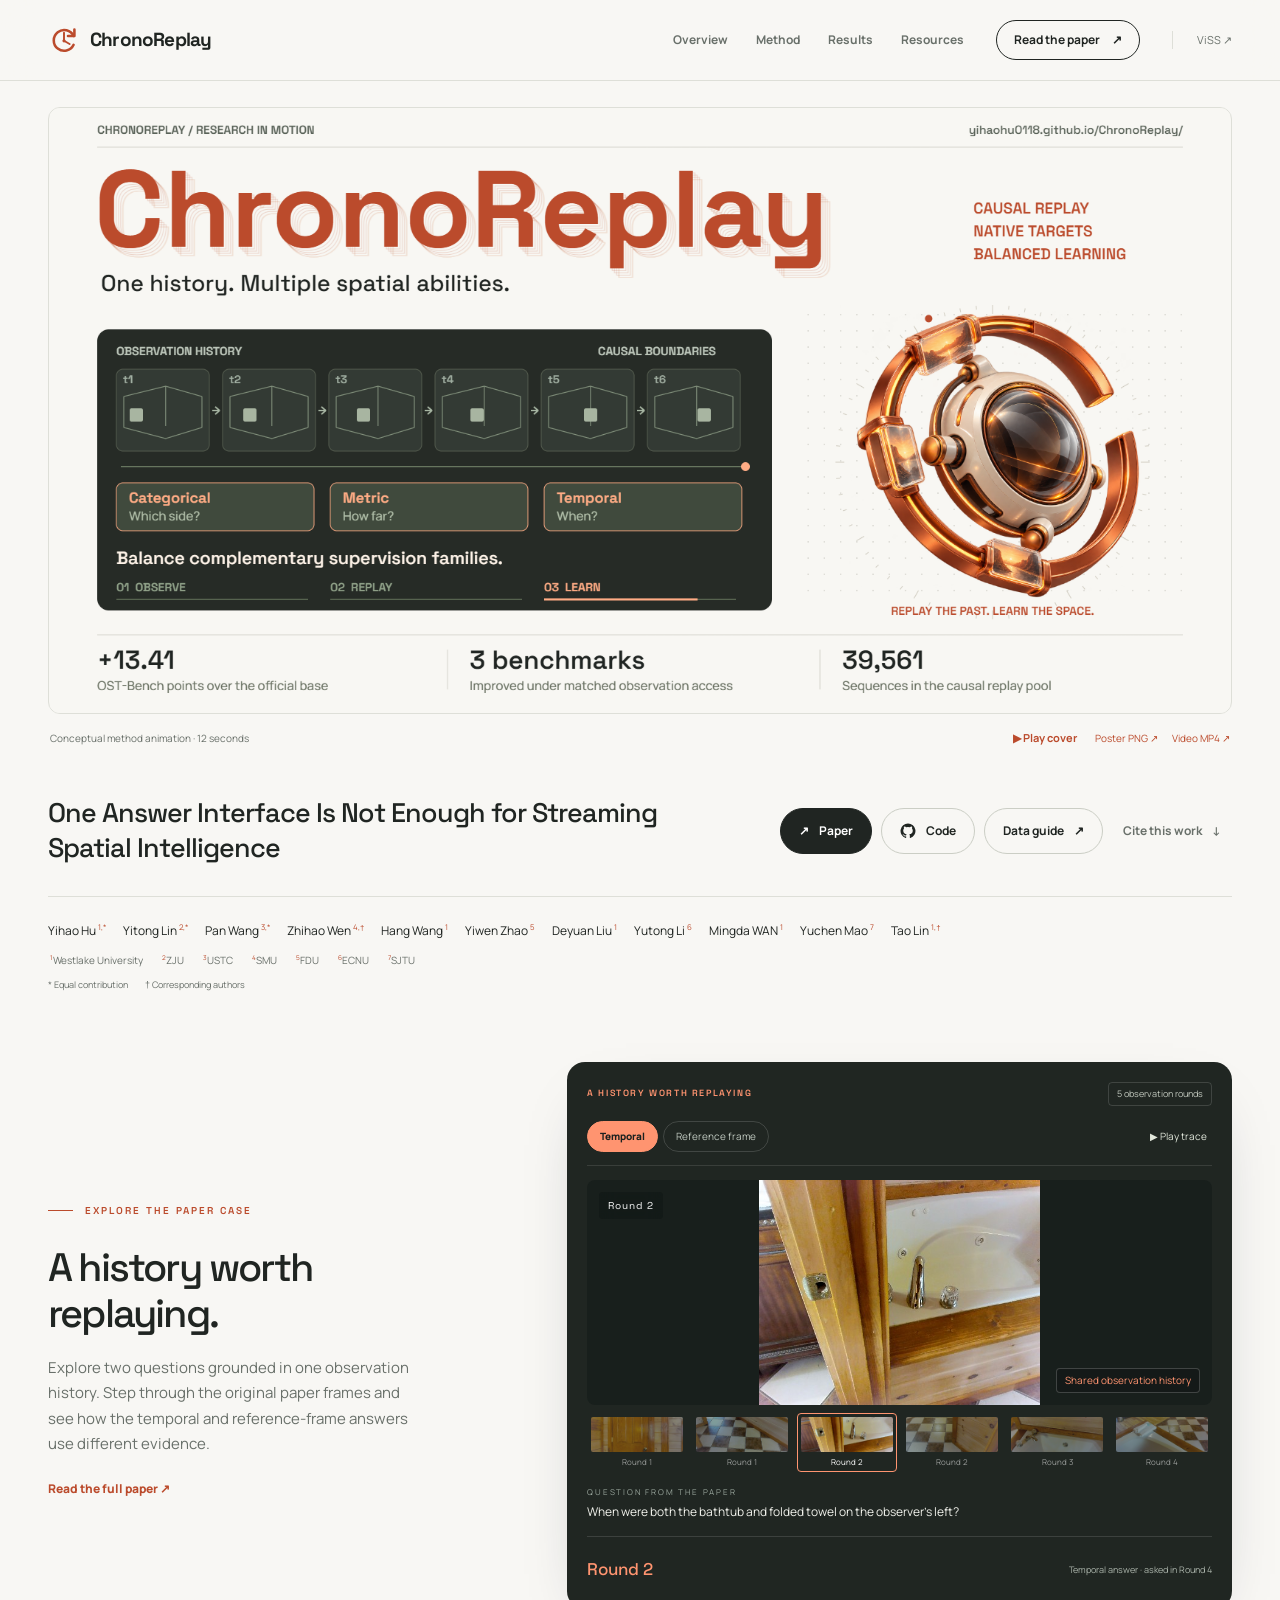
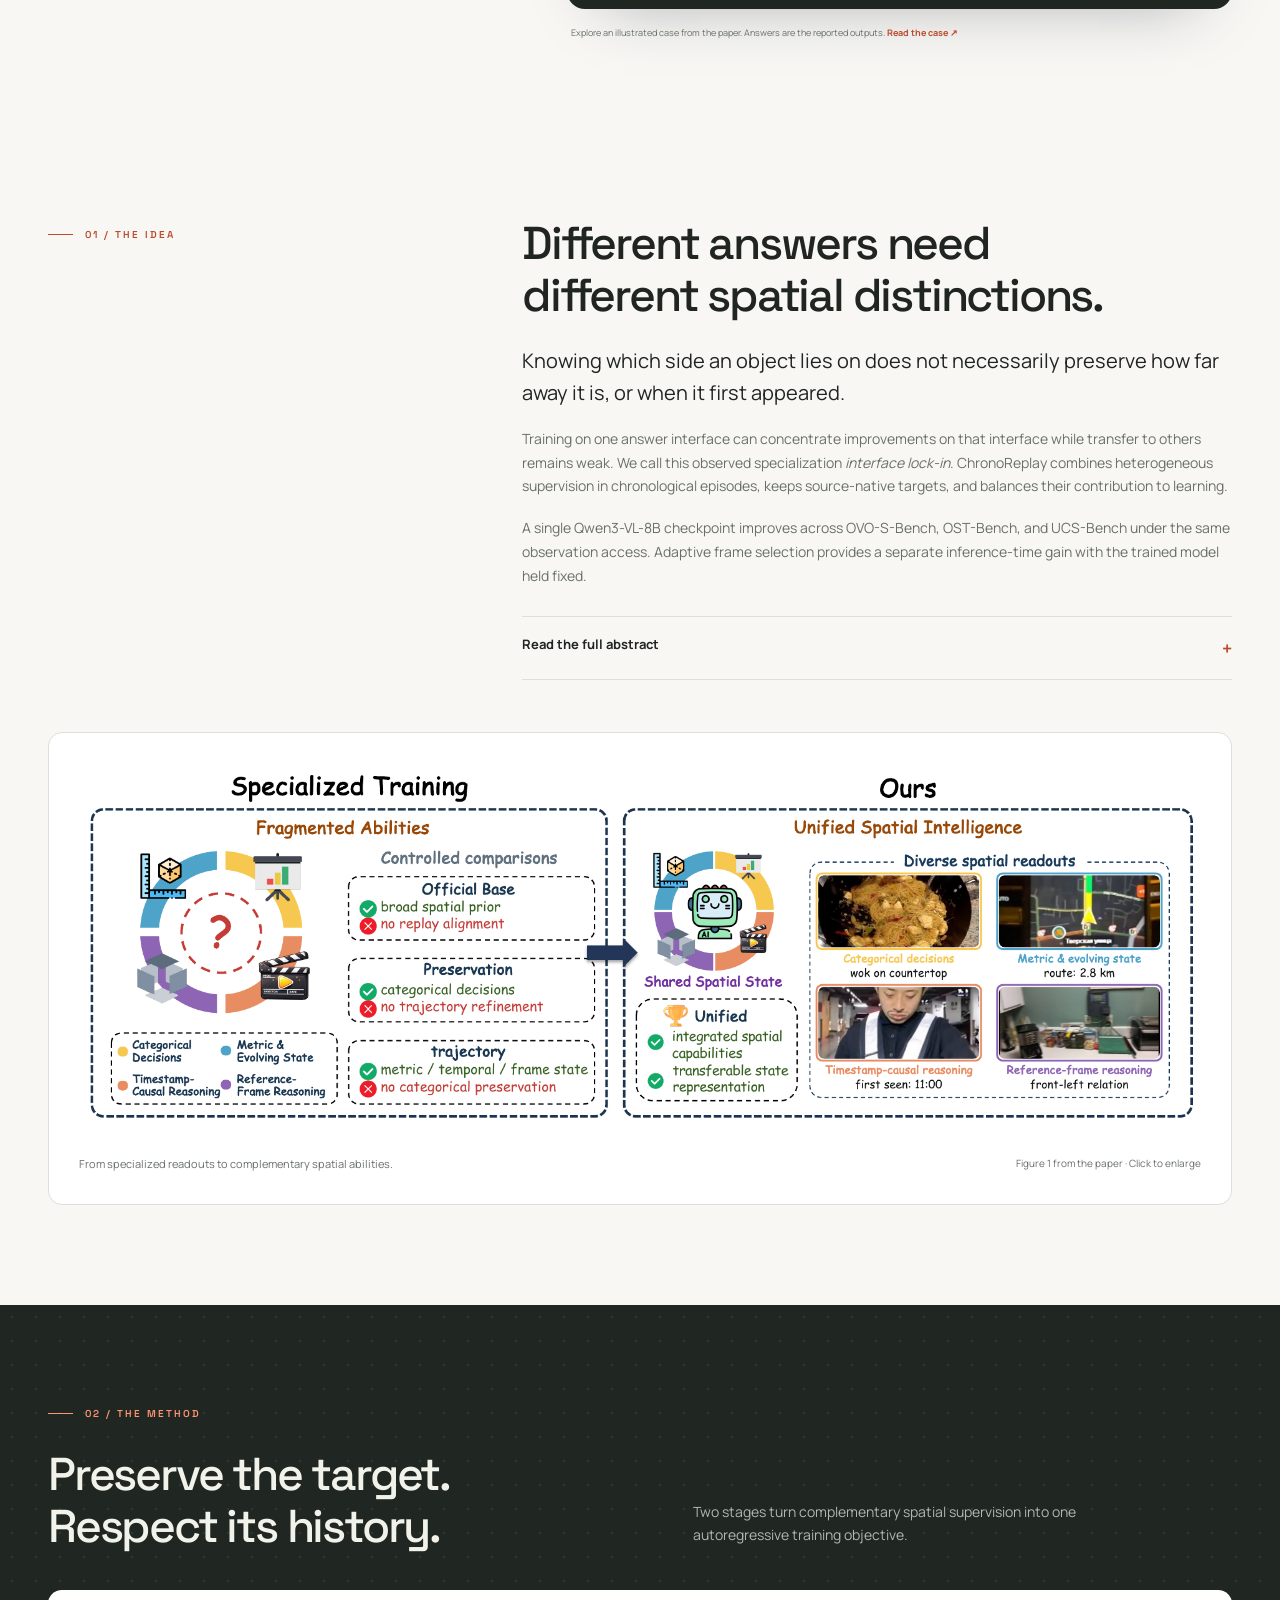
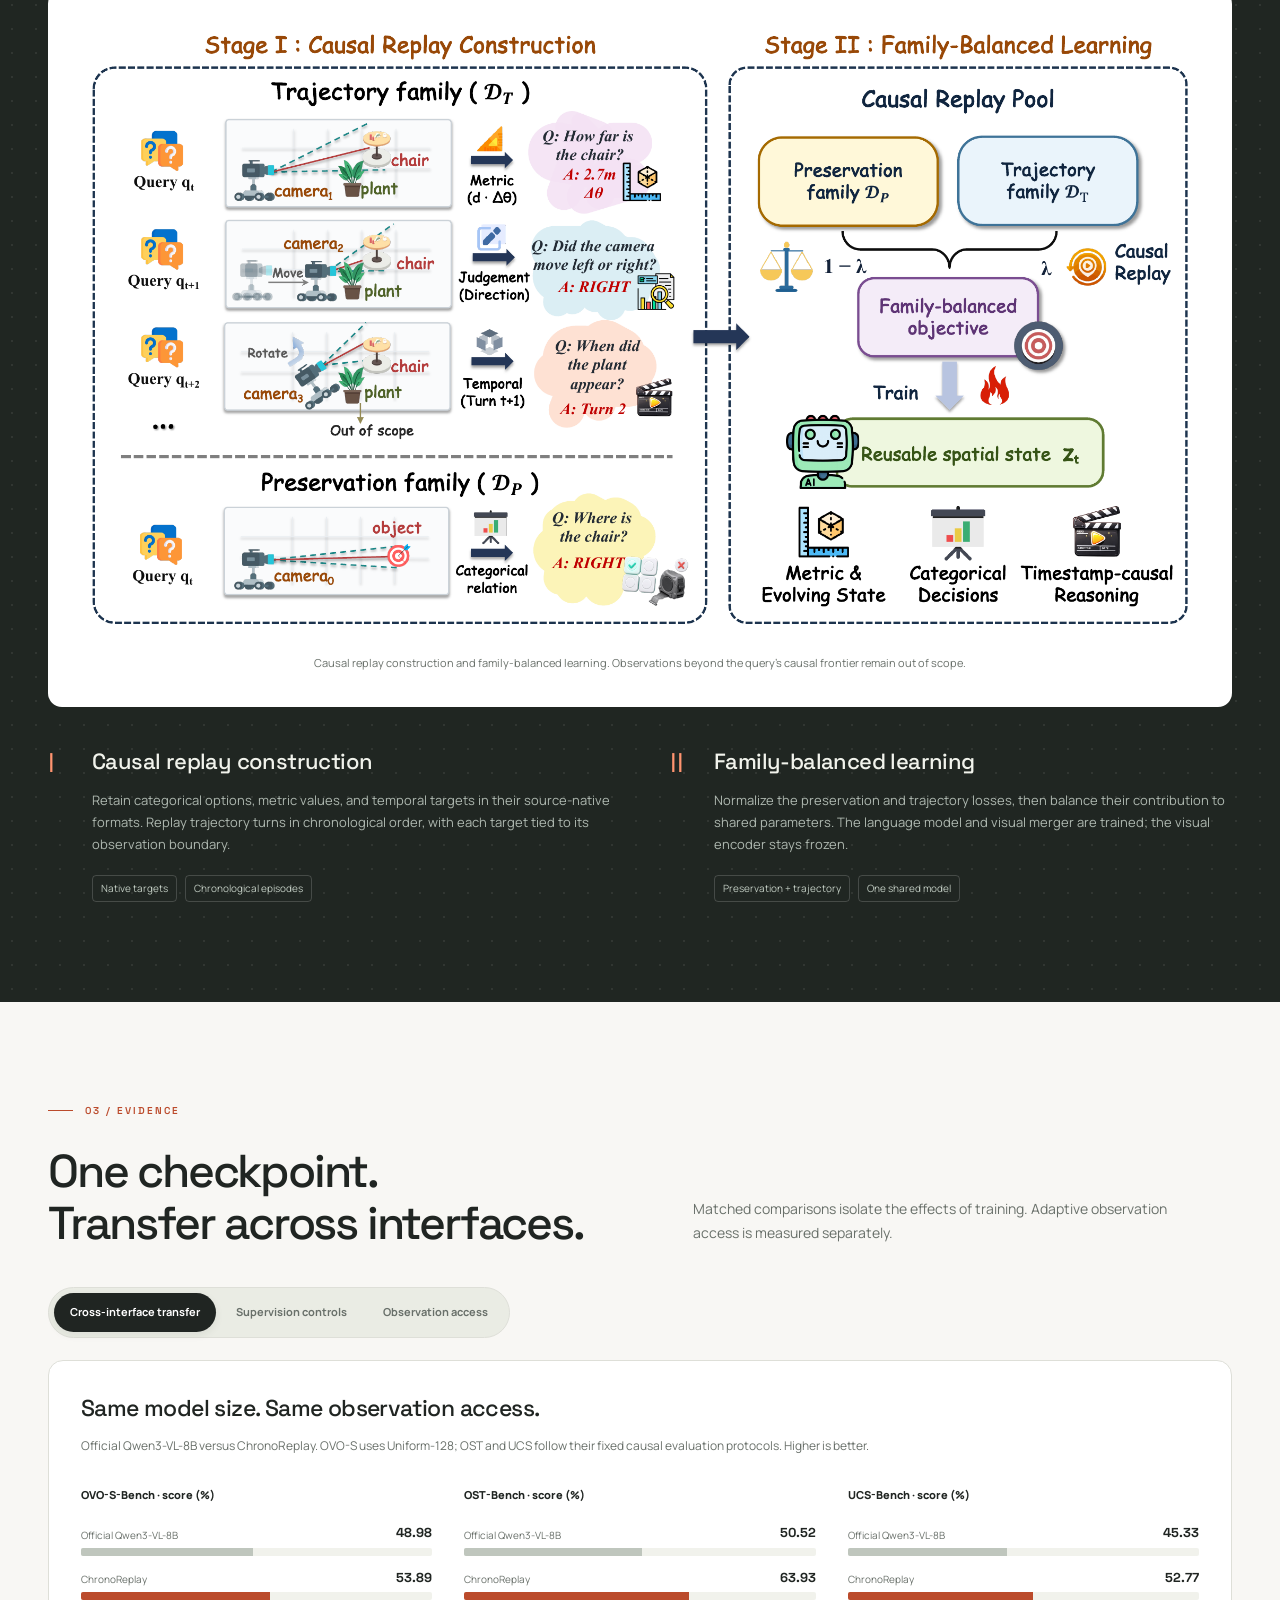
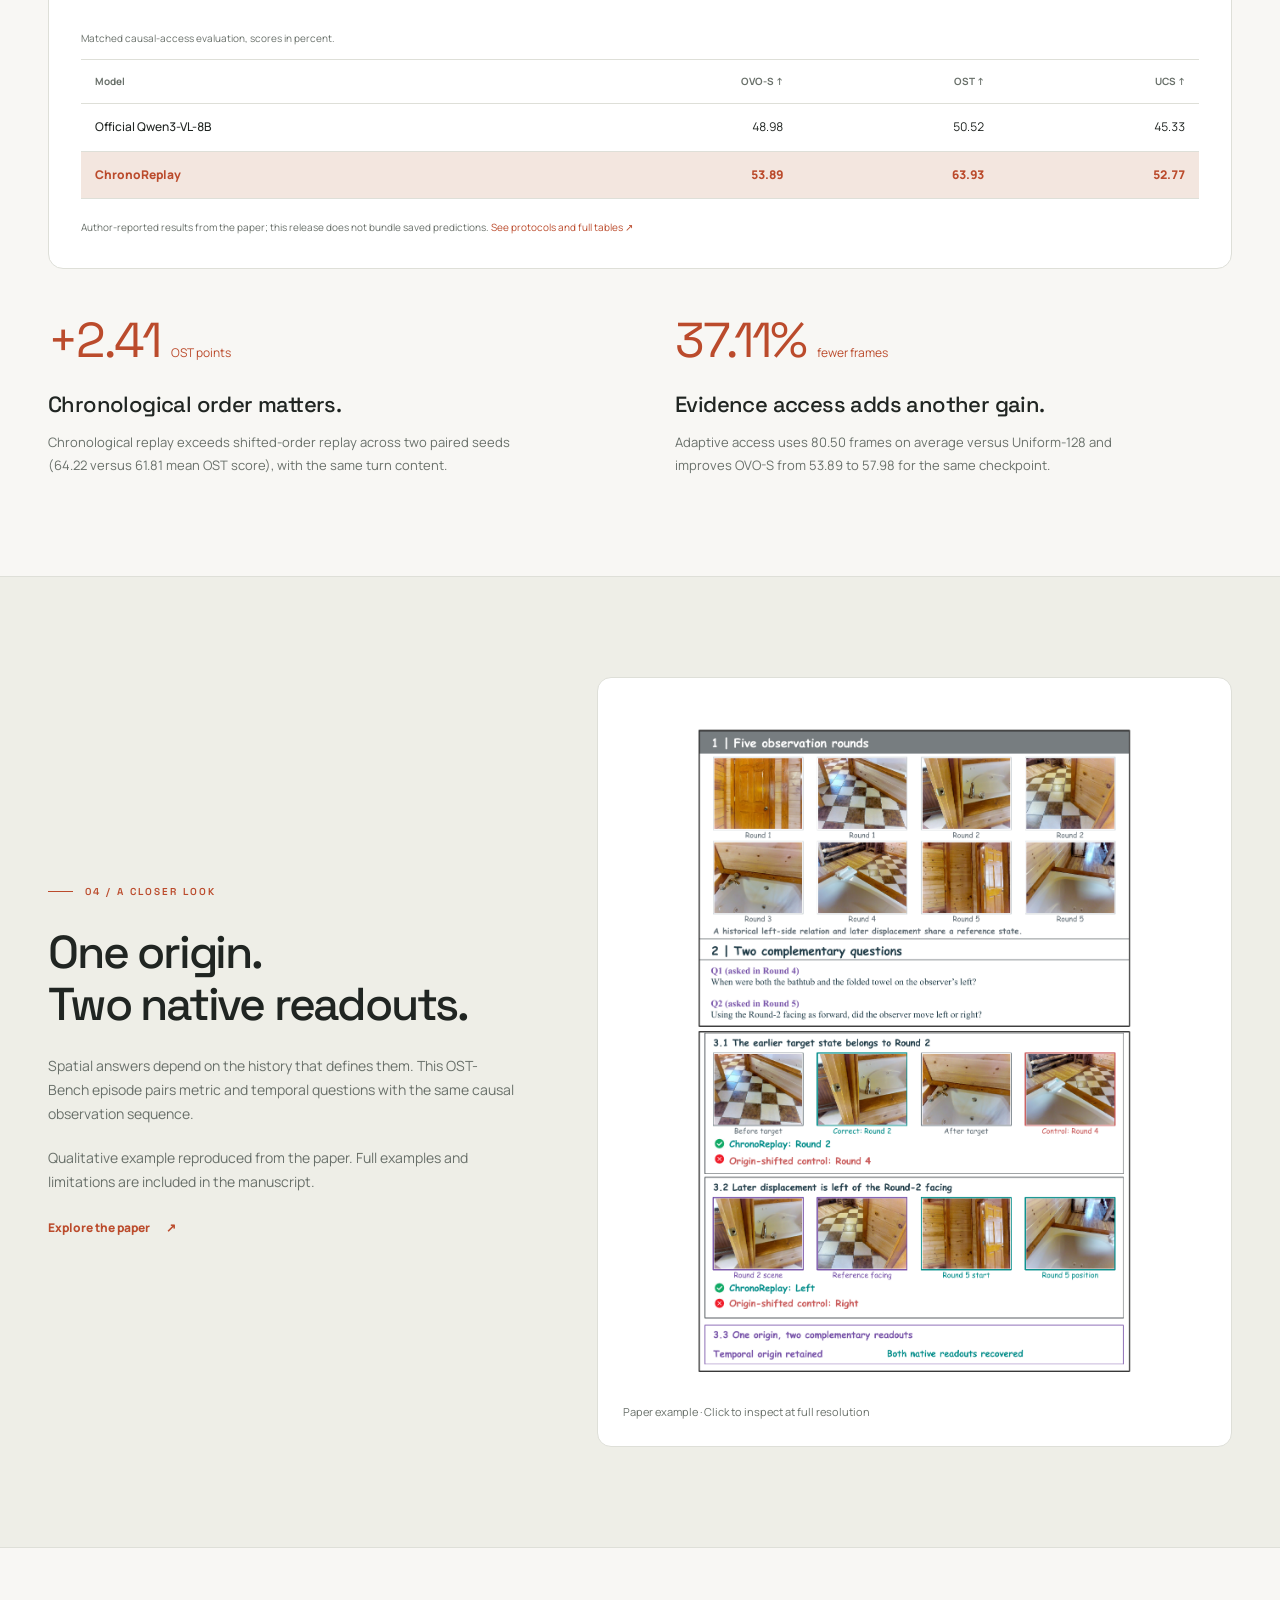
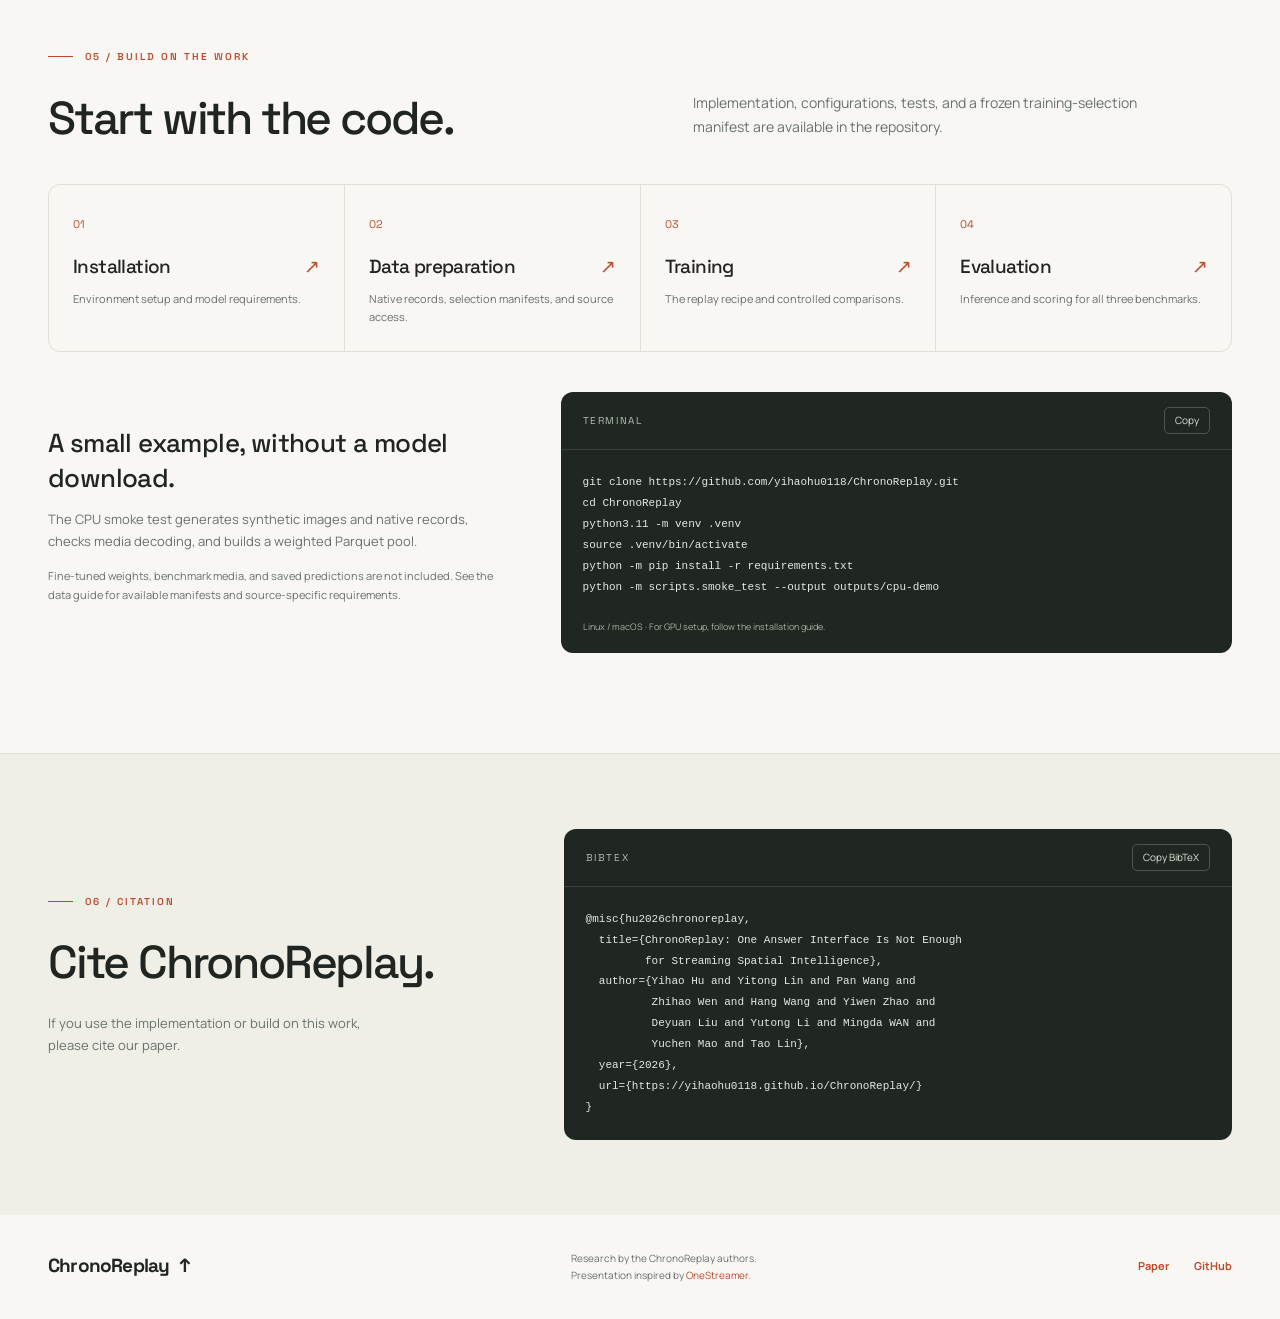
<file: site/index.html>
<!DOCTYPE html>

<html lang="en">
<head>
<meta charset="utf-8"/>
<meta content="width=device-width, initial-scale=1" name="viewport"/>
<meta content="ChronoReplay trains one vision-language model for categorical, metric, and temporal spatial reasoning through causal replay and family-balanced learning." name="description"/>
<meta content="#f8f7f4" name="theme-color"/>
<meta content="ChronoReplay — Streaming Spatial Intelligence" property="og:title"/>
<meta content="One Answer Interface Is Not Enough for Streaming Spatial Intelligence. Paper, code, method, and results." property="og:description"/>
<meta content="website" property="og:type"/>
<meta content="https://yihaohu0118.github.io/ChronoReplay/" property="og:url"/>
<meta content="https://yihaohu0118.github.io/ChronoReplay/assets/brand/cover.png" property="og:image"/>
<meta content="summary_large_image" name="twitter:card"/>
<link href="https://yihaohu0118.github.io/ChronoReplay/" rel="canonical"/>
<link href="assets/favicon.svg" rel="icon" type="image/svg+xml"/>
<link href="style.css" rel="stylesheet"/>
<title>ChronoReplay | Streaming Spatial Intelligence</title>
<script defer="" src="app.js"></script>
<link as="font" crossorigin="" href="assets/fonts/manrope.woff2" rel="preload" type="font/woff2"/><link as="font" crossorigin="" href="assets/fonts/space-grotesk.woff2" rel="preload" type="font/woff2"/><script defer="" src="experience.js"></script><noscript><style>.demo-controls,.result-tabs{display:none}</style></noscript><link href="cover.css" rel="stylesheet"/><script defer="" src="cover.js"></script><meta content="1600" property="og:image:width"/><meta content="820" property="og:image:height"/><meta content="ChronoReplay: observe chronological histories, replay native targets at causal boundaries, and balance categorical, metric and temporal supervision." property="og:image:alt"/></head>
<body data-project="chrono">
<a class="skip-link" href="#main">Skip to content</a>
<header class="site-header">
<nav aria-label="Main navigation" class="nav wrap">
<a class="wordmark" href="#top"><span aria-hidden="true" class="brand-icon"><svg aria-hidden="true" fill="none" viewbox="0 0 40 40"><path d="M32 15A13 13 0 1 0 32 26" stroke="currentColor" stroke-linecap="round" stroke-width="3.2"></path><path d="M25 15h8V7" stroke="currentColor" stroke-linecap="round" stroke-linejoin="round" stroke-width="3.2"></path><path d="M20 11v10l7 4" stroke="currentColor" stroke-linecap="round" stroke-width="2.4"></path><circle cx="20" cy="21" fill="currentColor" r="2"></circle></svg></span>ChronoReplay</a>
<div class="nav-links"><a href="#overview">Overview</a><a href="#method">Method</a><a href="#results">Results</a><a href="#resources">Resources</a></div>
<a class="nav-paper" href="assets/ChronoReplay.pdf">Read the paper <span aria-hidden="true">↗</span></a>
<a class="sibling-link" href="https://yihaohu0118.github.io/ViSS/">ViSS ↗</a></nav>
<div aria-hidden="true" class="reading-progress"></div></header>
<main id="main">
<section class="hero wrap" id="top"><figure class="brand-player">
<video aria-label="ChronoReplay: observe chronological histories, replay native targets at causal boundaries, and balance categorical, metric and temporal supervision." height="820" loop="" muted="" playsinline="" poster="assets/brand/cover.png" preload="none" width="1600">
<source src="assets/brand/cover.mp4" type="video/mp4"/>
<img alt="ChronoReplay: observe chronological histories, replay native targets at causal boundaries, and balance categorical, metric and temporal supervision." height="820" src="assets/brand/cover.png" width="1600"/>
</video>
<figcaption><span>Conceptual method animation · 12 seconds</span>
<div class="cover-controls"><button aria-pressed="false" class="cover-toggle" type="button">▶ Play cover</button>
<span class="cover-links"><a download="ChronoReplay-poster.png" href="assets/brand/cover.png">Poster PNG ↗</a>
<a download="ChronoReplay-cover.mp4" href="assets/brand/cover.mp4">Video MP4 ↗</a></span></div>
</figcaption></figure><div class="hero-layout"><div class="hero-copy"><h1 class="sr-only">Chrono<span>Replay</span></h1><p class="paper-title">One Answer Interface Is Not Enough<br class="desktop-break"/> for Streaming Spatial Intelligence</p></div>
<div class="hero-actions">
<a class="button primary" href="assets/ChronoReplay.pdf"><span aria-hidden="true">↗</span> Paper</a>
<a class="button" href="https://github.com/yihaohu0118/ChronoReplay"><svg aria-hidden="true" viewbox="0 0 24 24"><path d="M12 .8a11.2 11.2 0 0 0-3.54 21.83c.56.1.77-.24.77-.54v-2.1c-3.13.68-3.79-1.33-3.79-1.33-.51-1.3-1.25-1.65-1.25-1.65-1.02-.7.08-.69.08-.69 1.13.08 1.72 1.16 1.72 1.16 1 1.72 2.63 1.22 3.27.93.1-.72.39-1.22.71-1.5-2.5-.29-5.13-1.25-5.13-5.54 0-1.23.44-2.23 1.16-3.02-.12-.28-.5-1.43.11-2.98 0 0 .94-.3 3.08 1.15a10.7 10.7 0 0 1 5.6 0c2.14-1.45 3.08-1.15 3.08-1.15.61 1.55.23 2.7.11 2.98.73.79 1.16 1.79 1.16 3.02 0 4.3-2.63 5.25-5.14 5.53.4.35.76 1.03.76 2.08v3.11c0 .3.2.65.77.54A11.2 11.2 0 0 0 12 .8Z" fill="currentColor"></path></svg> Code</a>
<a class="button" href="https://github.com/yihaohu0118/ChronoReplay/blob/main/docs/data.md">Data guide <span aria-hidden="true">↗</span></a>
<a class="button subtle" href="#citation">Cite this work <span aria-hidden="true">↓</span></a>
</div></div><div aria-label="Authors and affiliations" class="author-panel"><p class="authors">
<span>Yihao Hu<sup>1,*</sup></span><span>Yitong Lin<sup>2,*</sup></span><span>Pan Wang<sup>3,*</sup></span><span>Zhihao Wen<sup>4,†</sup></span><span>Hang Wang<sup>1</sup></span><span>Yiwen Zhao<sup>5</sup></span><span>Deyuan Liu<sup>1</sup></span><span>Yutong Li<sup>6</sup></span><span>Mingda WAN<sup>1</sup></span><span>Yuchen Mao<sup>7</sup></span><span>Tao Lin<sup>1,†</sup></span>
</p><p class="affiliations"><span><sup>1</sup>Westlake University</span><span><sup>2</sup>ZJU</span><span><sup>3</sup>USTC</span><span><sup>4</sup>SMU</span><span><sup>5</sup>FDU</span><span><sup>6</sup>ECNU</span><span><sup>7</sup>SJTU</span></p><p class="author-notes">* Equal contribution <span>† Corresponding authors</span></p></div><div aria-label="Research highlights" class="metrics">
<div><strong>+13.41<span> pts</span></strong><p>OST-Bench over the official base</p></div>
<div><strong>3<span> benchmarks</span></strong><p>Improved under matched observation access</p></div>
<div><strong>39,561</strong><p>Sequences in the causal replay pool</p></div>
</div></section><section aria-label="Interactive paper example" class="demo-story wrap" id="demo">
<div class="demo-story-copy"><div class="section-label">Explore the paper case</div>
<h2>A history worth<br/>replaying.</h2><p>Explore two questions grounded in one observation history. Step through the original paper frames and see how the temporal and reference-frame answers use different evidence.</p>
<a class="text-link" href="assets/ChronoReplay.pdf">Read the full paper ↗</a></div><div class="demo-shell">
<div aria-label="Interactive paper example" class="demo-board">
<div class="demo-topline"><span class="demo-kicker">A history worth replaying</span><span class="demo-badge">5 observation rounds</span></div>
<div aria-label="Explore the paper example" class="demo-controls" role="group"><button aria-pressed="true" data-mode="temporal" type="button">Temporal</button><button aria-pressed="false" data-mode="reference" type="button">Reference frame</button><button aria-pressed="false" class="play-trace" type="button">▶ Play trace</button></div>
<div class="demo-image-wrap"><img alt="Observation frame from the paper's qualitative example." class="demo-image" fetchpriority="auto" height="360" loading="lazy" src="assets/replay/frame-3.jpg" width="600"/><span class="frame-label">Round 2</span><span class="frame-corner">Shared observation history</span></div>
<div aria-label="Choose an observation frame" class="filmstrip" role="group"></div>
<div class="demo-question"><small>Question from the paper</small><span class="question-text">When were both the bathtub and folded towel on the observer’s left?</span></div>
<div aria-live="polite" class="demo-answer"><strong class="answer-value">Round 2</strong><span class="answer-caption">Temporal answer · asked in Round 4</span></div>
</div>
<p class="demo-footnote">Explore an illustrated case from the paper. Answers are the reported outputs. <a href="assets/ChronoReplay.pdf">Read the case ↗</a></p>
</div></section>
<section class="section overview wrap" id="overview">
<div class="section-label">01 / The idea</div>
<div class="prose">
<h2>Different answers need<br/>different spatial distinctions.</h2>
<p class="lead">Knowing which side an object lies on does not necessarily preserve how far away it is, or when it first appeared.</p>
<p>Training on one answer interface can concentrate improvements on that interface while transfer to others remains weak. We call this observed specialization <em>interface lock-in</em>. ChronoReplay combines heterogeneous supervision in chronological episodes, keeps source-native targets, and balances their contribution to learning.</p>
<p>A single Qwen3-VL-8B checkpoint improves across OVO-S-Bench, OST-Bench, and UCS-Bench under the same observation access. Adaptive frame selection provides a separate inference-time gain with the trained model held fixed.</p>
<details class="abstract"><summary>Read the full abstract <span aria-hidden="true">+</span></summary><div id="abstract-text">Training a spatial VLM to answer which side an object lies on does not require it to preserve the metric displacement that determines that answer, while supervision for a distance estimate may leave categorical relations largely unconstrained. When post-training emphasizes one readout, improvements can therefore concentrate on that interface while transfer to others remains weak or even degrades; we call this observed specialization interface lock-in. ChronoReplay addresses it by replaying heterogeneous spatial supervision as chronologically ordered episodes, retaining source-native targets, and balancing supervision across families. Under the same observation access, a single ChronoReplay checkpoint improves OVO-S-Bench, OST-Bench, and UCS-Bench together, including a 13.41-point gain on OST-Bench, and achieves the highest three-benchmark mean among the supervision settings compared here. Same-data controls further separate the ingredients of this transfer: answer serialization redistributes gains across OST and UCS, family-balanced learning improves over ordinary joint SFT and natural turn weighting, and chronological replay exceeds a shifted-order control by about 2.41 OST points across two paired seeds. Adaptive frame selection then changes evidence access while keeping the trained model fixed, providing an additional inference-time gain at lower visual cost. Streaming spatial performance depends on what distinctions supervision preserves, how heterogeneous histories are organized during learning, and what causal evidence inference makes available at test time.<p><strong>Code:</strong> <a href="https://github.com/yihaohu0118/ChronoReplay">github.com/yihaohu0118/ChronoReplay</a><br/><strong>Project Homepage:</strong> <a href="https://yihaohu0118.github.io/ChronoReplay/">yihaohu0118.github.io/ChronoReplay/</a></p></div></details>
</div>
<figure class="hero-figure">
<a data-zoom="" href="assets/teaser.png"><img alt="ChronoReplay brings categorical, metric, temporal, and reference-frame supervision together, addressing the uneven transfer of specialized training." height="597" loading="lazy" src="assets/teaser.png" width="1800"/></a>
<figcaption>From specialized readouts to complementary spatial abilities. <span>Figure 1 from the paper · Click to enlarge</span></figcaption>
</figure></section>
<section class="section method-section" id="method">
<div class="wrap">
<div class="section-label">02 / The method</div>
<div class="section-heading"><h2>Preserve the target.<br/>Respect its history.</h2><p>Two stages turn complementary spatial supervision into one autoregressive training objective.</p></div>
<figure class="figure-panel"><a data-zoom="" href="assets/method.png"><img alt="Stage I constructs chronological trajectory episodes and single-turn preservation examples. Stage II combines normalized family risks in one family-balanced learning objective." height="1147" loading="lazy" src="assets/method.png" width="2100"/></a><figcaption>Causal replay construction and family-balanced learning. Observations beyond the query's causal frontier remain out of scope.</figcaption></figure>
<div class="method-steps">
<article><span class="step-number">I</span><h3>Causal replay construction</h3><p>Retain categorical options, metric values, and temporal targets in their source-native formats. Replay trajectory turns in chronological order, with each target tied to its observation boundary.</p><div class="small-tags"><span>Native targets</span><span>Chronological episodes</span></div></article>
<article><span class="step-number">II</span><h3>Family-balanced learning</h3><p>Normalize the preservation and trajectory losses, then balance their contribution to shared parameters. The language model and visual merger are trained; the visual encoder stays frozen.</p><div class="small-tags"><span>Preservation + trajectory</span><span>One shared model</span></div></article>
</div>
</div>
</section>
<section class="section wrap" id="results">
<div class="section-label">03 / Evidence</div>
<div class="section-heading"><h2>One checkpoint.<br/>Transfer across interfaces.</h2><p>Matched comparisons isolate the effects of training. Adaptive observation access is measured separately.</p></div>
<div aria-label="Choose a result comparison" class="result-tabs" role="group">
<button aria-pressed="true" class="active" data-result="matched" type="button">Cross-interface transfer</button>
<button aria-pressed="false" data-result="controls" type="button">Supervision controls</button>
<button aria-pressed="false" data-result="access" type="button">Observation access</button>
</div>
<div aria-atomic="true" aria-live="polite" class="results-panel">
<h3 id="results-title">Same model size. Same observation access.</h3>
<p id="results-note">Official Qwen3-VL-8B versus ChronoReplay. OVO-S uses Uniform-128; OST and UCS follow their fixed causal evaluation protocols. Higher is better.</p>
<div aria-hidden="true" class="chart" id="result-chart"></div>
<div aria-label="Benchmark result table" class="table-scroll" tabindex="0">
<table id="results-table">
<caption>Matched causal-access evaluation, scores in percent.</caption>
<thead><tr><th scope="col">Model</th><th scope="col">OVO-S ↑</th><th scope="col">OST ↑</th><th scope="col">UCS ↑</th></tr></thead>
<tbody><tr><th scope="row">Official Qwen3-VL-8B</th><td>48.98</td><td>50.52</td><td>45.33</td></tr><tr class="highlight"><th scope="row">ChronoReplay</th><td>53.89</td><td>63.93</td><td>52.77</td></tr></tbody>
</table>
</div>
<p class="source-note">Author-reported results from the paper; this release does not bundle saved predictions. <a href="assets/ChronoReplay.pdf">See protocols and full tables ↗</a></p>
</div>
<div class="findings">
<article><p class="finding-number">+2.41 <small>OST points</small></p><h3>Chronological order matters.</h3><p>Chronological replay exceeds shifted-order replay across two paired seeds (64.22 versus 61.81 mean OST score), with the same turn content.</p></article>
<article><p class="finding-number">37.11% <small>fewer frames</small></p><h3>Evidence access adds another gain.</h3><p>Adaptive access uses 80.50 frames on average versus Uniform-128 and improves OVO-S from 53.89 to 57.98 for the same checkpoint.</p></article>
</div>
</section>
<section class="section examples-section">
<div class="wrap example-grid">
<div><div class="section-label">04 / A closer look</div><h2>One origin.<br/>Two native readouts.</h2><p>Spatial answers depend on the history that defines them. This OST-Bench episode pairs metric and temporal questions with the same causal observation sequence.</p><p class="muted">Qualitative example reproduced from the paper. Full examples and limitations are included in the manuscript.</p><a class="text-link" href="assets/ChronoReplay.pdf">Explore the paper <span aria-hidden="true">↗</span></a></div>
<figure><a data-zoom="" href="assets/case.png"><img alt="Qualitative OST-Bench episode from the paper showing metric and temporal readouts grounded in a shared observation history." height="1600" loading="lazy" src="assets/case.png" width="1109"/></a><figcaption>Paper example · Click to inspect at full resolution</figcaption></figure>
</div>
</section>
<section class="section wrap" id="resources">
<div class="section-label">05 / Build on the work</div>
<div class="section-heading"><h2>Start with the code.</h2><p>Implementation, configurations, tests, and a frozen training-selection manifest are available in the repository.</p></div>
<div class="resource-grid">
<a href="https://github.com/yihaohu0118/ChronoReplay/blob/main/docs/installation.md"><span class="resource-index">01</span><h3>Installation <span>↗</span></h3><p>Environment setup and model requirements.</p></a>
<a href="https://github.com/yihaohu0118/ChronoReplay/blob/main/docs/data.md"><span class="resource-index">02</span><h3>Data preparation <span>↗</span></h3><p>Native records, selection manifests, and source access.</p></a>
<a href="https://github.com/yihaohu0118/ChronoReplay/blob/main/docs/training.md"><span class="resource-index">03</span><h3>Training <span>↗</span></h3><p>The replay recipe and controlled comparisons.</p></a>
<a href="https://github.com/yihaohu0118/ChronoReplay/blob/main/docs/evaluation.md"><span class="resource-index">04</span><h3>Evaluation <span>↗</span></h3><p>Inference and scoring for all three benchmarks.</p></a>
</div>
<div class="quickstart">
<div><h3>A small example, without a model download.</h3><p>The CPU smoke test generates synthetic images and native records, checks media decoding, and builds a weighted Parquet pool.</p><p class="muted">Fine-tuned weights, benchmark media, and saved predictions are not included. See the data guide for available manifests and source-specific requirements.</p></div>
<div class="code-panel"><div class="code-label">Terminal <button class="copy-button" data-copy="quickstart-code" type="button">Copy</button></div><pre><code id="quickstart-code">git clone https://github.com/yihaohu0118/ChronoReplay.git
cd ChronoReplay
python3.11 -m venv .venv
source .venv/bin/activate
python -m pip install -r requirements.txt
python -m scripts.smoke_test --output outputs/cpu-demo</code></pre><p class="code-footnote">Linux / macOS · For GPU setup, follow the installation guide.</p></div>
</div>
</section>
<section class="section citation-section" id="citation">
<div class="wrap citation-grid"><div><div class="section-label">06 / Citation</div><h2>Cite ChronoReplay.</h2><p>If you use the implementation or build on this work, please cite our paper.</p></div><div class="code-panel"><div class="code-label">BibTeX <button class="copy-button" data-copy="bibtex" type="button">Copy BibTeX</button></div><pre><code id="bibtex">@misc{hu2026chronoreplay,
  title={ChronoReplay: One Answer Interface Is Not Enough
         for Streaming Spatial Intelligence},
  author={Yihao Hu and Yitong Lin and Pan Wang and
          Zhihao Wen and Hang Wang and Yiwen Zhao and
          Deyuan Liu and Yutong Li and Mingda WAN and
          Yuchen Mao and Tao Lin},
  year={2026},
  url={https://yihaohu0118.github.io/ChronoReplay/}
}</code></pre></div></div>
</section>
</main>
<footer class="wrap footer"><a class="wordmark" href="#top">ChronoReplay <span aria-hidden="true">↑</span></a><p>Research by the ChronoReplay authors.<br/>Presentation inspired by <a href="https://mcg-nju.github.io/OneStreamer/">OneStreamer</a>.</p><div><a href="assets/ChronoReplay.pdf">Paper</a><a href="https://github.com/yihaohu0118/ChronoReplay">GitHub</a></div></footer>
<dialog aria-label="Expanded paper figure" id="image-viewer"><button aria-label="Close expanded figure" class="close-viewer" type="button">Close ×</button><img alt="" id="expanded-image" src="assets/teaser.png"/><p id="expanded-caption"></p></dialog>
<p class="sr-only" id="copy-status" role="status"></p>
</body>
</html>
</file>
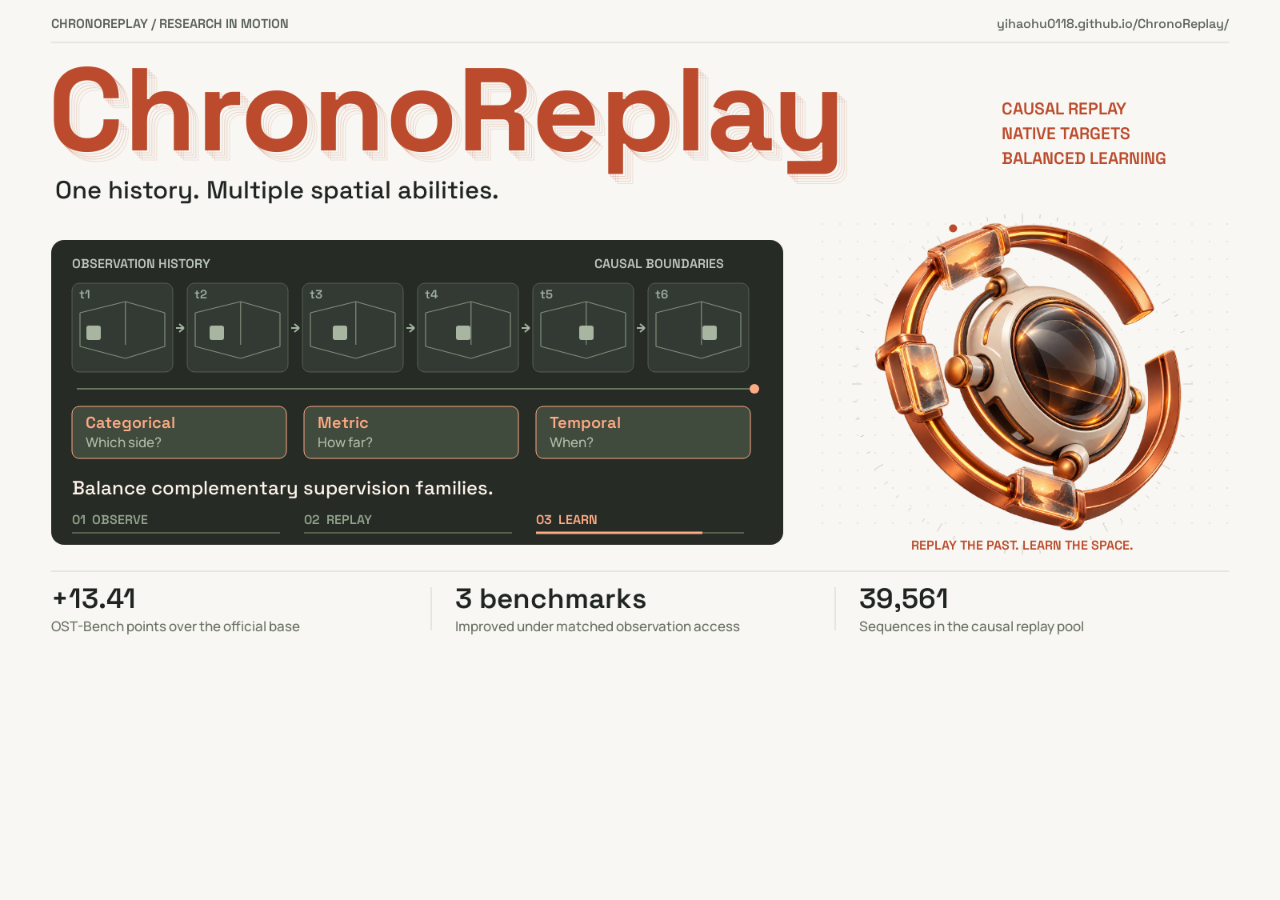
<file: site/assets/brand/render.html>
<!doctype html>
<html lang="en"><head><meta charset="utf-8">
<meta name="viewport" content="width=device-width,initial-scale=1">
<title>Research cover artwork</title>
<style>
@font-face{font-family:Manrope;src:url("../fonts/manrope.woff2");font-weight:400 800}
@font-face{font-family:"Space Grotesk";src:url("../fonts/space-grotesk.woff2");font-weight:400 700}
*{box-sizing:border-box}body{margin:0;background:#f8f7f3}
canvas{display:block;width:100%;height:auto}
</style></head><body data-project="ChronoReplay">
<canvas width="1600" height="820" role="img" aria-label="Illustrated research overview"></canvas>
<script src="render.js"></script>
</body></html>
</file>
<file: site/style.css>
@font-face{font-family:Manrope;src:url("assets/fonts/manrope.woff2") format("woff2");font-style:normal;font-weight:400 800;font-display:swap}
@font-face{font-family:"Space Grotesk";src:url("assets/fonts/space-grotesk.woff2") format("woff2");font-style:normal;font-weight:400 700;font-display:swap}
:root{--paper:#f8f7f4;--ink:#202522;--muted:#69706a;--line:#dedfd8;--accent:#bb4b2c;--accent-bright:#ff9470;--tint:#f3e6df;--dark:#202622;--blue:var(--accent);--deep:var(--ink);--light:#eeeee8;--serif:"Space Grotesk",sans-serif}
body[data-project="viss"]{--accent:#6352bd;--accent-bright:#b4a5ff;--tint:#eae7f5;--dark:#232430}
*{box-sizing:border-box}
html{scroll-behavior:smooth;scroll-padding-top:100px}
body{margin:0;background:var(--paper);color:var(--ink);font-family:Manrope,"Segoe UI",sans-serif;line-height:1.7;-webkit-font-smoothing:antialiased}
::selection{background:var(--tint);color:var(--accent)}
a{color:var(--accent);text-decoration:none}
a:hover{text-decoration:underline;text-underline-offset:4px}
button,input{font:inherit}
button,a,input{-webkit-tap-highlight-color:transparent}
button{cursor:pointer}
:focus-visible{outline:3px solid var(--accent);outline-offset:5px;border-radius:3px}
img{display:block;max-width:100%;height:auto}
figure,p,h1,h2,h3{margin:0}
.wrap{width:min(1240px,calc(100% - 96px));margin-inline:auto}
.site-header{position:sticky;top:0;z-index:30;background:rgba(248,247,244,.92);backdrop-filter:blur(18px);border-bottom:1px solid var(--line)}
.reading-progress{position:absolute;bottom:-1px;left:0;height:2px;background:var(--accent);width:0;transition:width .12s linear}
.nav{height:80px;display:flex;align-items:center;gap:32px;justify-content:space-between}
.wordmark{font-family:"Space Grotesk",sans-serif;display:flex;gap:10px;align-items:center;font-size:19px;font-weight:700;letter-spacing:-.8px;color:var(--ink)}
.wordmark:hover{text-decoration:none}
.brand-icon{display:grid;place-items:center;width:32px;height:32px;color:var(--accent)}
.brand-icon svg{width:100%;height:100%}
.nav-links{display:flex;align-items:center;gap:28px;margin-left:auto}
.nav-links a{font-size:12px;font-weight:700;color:var(--muted);position:relative}
.nav-links a.active{color:var(--accent)}
.nav-links a.active:after{content:"";width:4px;height:4px;border-radius:50%;background:currentColor;position:absolute;left:50%;bottom:-9px}
.nav-paper{font-size:12px;font-weight:700;border:1px solid var(--ink);padding:9px 17px;border-radius:30px;color:var(--ink)}
.nav-paper span{margin-left:10px}
.sibling-link{font-size:11px;color:var(--muted);border-left:1px solid var(--line);padding-left:24px}
.hero{padding-top:66px}
.hero-layout{display:grid;grid-template-columns:1fr 1.08fr;gap:52px;align-items:center}
.hero-copy{min-width:0;padding-bottom:8px}
.eyebrow,.section-label,.demo-kicker{font-family:"Space Grotesk",sans-serif;font-size:10px;font-weight:600;letter-spacing:2px;text-transform:uppercase}
.eyebrow{display:flex;align-items:center;gap:10px;color:var(--muted);margin-bottom:28px;letter-spacing:1.5px}
.eyebrow>span{height:7px;width:7px;background:var(--accent);border-radius:50%;box-shadow:0 0 0 5px var(--tint)}
h1{font-family:"Space Grotesk",sans-serif;font-size:clamp(50px,5.6vw,82px);letter-spacing:-5px;line-height:1.05;font-weight:600;margin-bottom:22px;white-space:nowrap}
h1 span{color:var(--accent)}
body[data-project="viss"] h1{font-size:118px;letter-spacing:-9px;line-height:.95}
.paper-title{font-family:"Space Grotesk",sans-serif;font-size:clamp(23px,2.3vw,34px);font-weight:500;line-height:1.24;letter-spacing:-1.3px;max-width:510px}
.paper-title .desktop-break{display:none}
.hero-deck{font-size:14px;color:var(--muted);max-width:410px;margin-top:22px;line-height:1.8}
.hero-actions{display:flex;align-items:center;flex-wrap:wrap;gap:9px;margin-top:28px}
.button{display:inline-flex;align-items:center;justify-content:center;gap:10px;font-size:12px;font-weight:700;border:1px solid #cbcec5;padding:11px 18px;border-radius:30px;color:var(--ink);min-height:46px;transition:background .2s,transform .2s,border-color .2s}
.button svg{width:16px;height:16px}
.button.primary{background:var(--ink);border-color:var(--ink);color:white}
.button:hover{background:var(--tint);border-color:var(--accent);transform:translateY(-2px);text-decoration:none}
.button.primary:hover{background:var(--accent);border-color:var(--accent)}
.button.subtle{border-color:transparent;padding-inline:10px;color:var(--muted)}
.author-panel{margin-top:42px;border-top:1px solid var(--line);padding-top:24px}
.authors{display:flex;flex-wrap:wrap;gap:5px 17px;font-size:12px;color:var(--ink)}
sup{font-size:.65em;color:var(--accent);margin-left:2px}
.affiliations{display:flex;flex-wrap:wrap;gap:4px 17px;color:var(--muted);font-size:10px;margin-top:10px}
.author-notes{color:var(--muted);font-size:9px;margin-top:8px}
.author-notes span{margin-left:15px}
.metrics{display:grid;grid-template-columns:repeat(3,1fr);border-top:1px solid var(--line);border-bottom:1px solid var(--line);padding-block:28px;margin-top:28px}
.metrics>div{padding-left:36px;border-left:1px solid var(--line)}
.metrics>div:first-child{padding-left:0;border:0}
.metrics strong{font-family:"Space Grotesk",sans-serif;font-size:47px;letter-spacing:-2px;line-height:1.2;font-weight:500}
.metrics strong span{font-family:Manrope,sans-serif;font-size:13px;letter-spacing:0;margin-left:5px;font-weight:500;color:var(--accent)}
.metrics p{font-size:11px;color:var(--muted);margin-top:8px}
/* The opening figure is a real, explorable trace from each manuscript. */
.demo-shell{position:relative;min-width:0;isolation:isolate}
.demo-shell:before{content:"";position:absolute;inset:20px -18px -18px 18px;border:1px solid var(--line);border-radius:22px;transform:rotate(2.5deg);z-index:-1}
.demo-board{background:var(--dark);color:#f5f7ef;border-radius:18px;padding:20px;box-shadow:0 24px 65px -36px #171e3166;overflow:hidden}
.demo-topline{display:flex;align-items:center;justify-content:space-between;gap:10px;margin-bottom:15px}
.demo-kicker{color:var(--accent-bright);font-size:9px;letter-spacing:1.6px}
.demo-badge{font-size:9px;color:#c0c7bd;border:1px solid #ffffff24;padding:3px 8px;border-radius:4px;white-space:nowrap}
.demo-controls{display:flex;gap:5px;border-bottom:1px solid #ffffff1c;padding-bottom:13px;align-items:center}
.demo-controls button{border:1px solid #ffffff26;background:transparent;color:#bfc8bf;font-size:10px;padding:6px 12px;border-radius:18px}
.demo-controls button[aria-pressed="true"]{background:var(--accent-bright);color:#1b211f;border-color:var(--accent-bright);font-weight:800}
.demo-controls .play-trace{margin-left:auto;border:0;padding-inline:5px;color:#e2e8dc}
.demo-image-wrap{position:relative;background:#101612;overflow:hidden;border-radius:8px;margin-top:14px}
.demo-image{width:100%;height:225px;object-fit:contain;object-position:center}
body[data-project="chrono"] .demo-image{object-fit:contain;background:#181f1c}
.frame-label{position:absolute;left:12px;top:12px;font-family:"Space Grotesk",sans-serif;font-size:10px;letter-spacing:1px;color:white;background:#131a18c9;padding:5px 9px;border-radius:4px;backdrop-filter:blur(8px)}
.frame-corner{position:absolute;right:12px;bottom:12px;color:var(--accent-bright);font-size:10px;background:#141918da;border:1px solid #ffffff30;padding:3px 8px;border-radius:4px}
.filmstrip{display:flex;gap:5px;margin-top:8px}
.filmstrip button{flex:1;min-width:0;border:1px solid transparent;background:transparent;padding:3px;border-radius:4px;opacity:.55;color:white}
.filmstrip button[aria-pressed="true"]{border-color:var(--accent-bright);opacity:1}
.filmstrip button:hover{opacity:1}
.filmstrip img{width:100%;height:35px;object-fit:cover;border-radius:2px}
.filmstrip span{display:block;font-size:8px;white-space:nowrap;padding-top:3px}
.demo-question{font-size:12px;line-height:1.55;margin-top:14px;color:#f0f1eb;min-height:38px}
.demo-question small{display:block;text-transform:uppercase;font-size:8px;letter-spacing:1.8px;color:#99a69d;margin-bottom:4px}
.demo-answer{display:flex;justify-content:space-between;gap:15px;align-items:center;border-top:1px solid #ffffff20;margin-top:12px;padding-top:12px;min-height:53px}
.answer-value{font-size:17px;color:var(--accent-bright);font-family:"Space Grotesk",sans-serif;font-weight:500;line-height:1.3}
.answer-caption{font-size:9px;color:#abb4ab;max-width:180px;text-align:right;line-height:1.5}
.demo-footnote{font-size:9px;line-height:1.6;color:var(--muted);margin-top:17px;padding-inline:4px}
.demo-footnote a{font-weight:700}
.scene-refresh{animation:scene-in .3s ease}
@keyframes scene-in{from{opacity:.4;transform:scale(1.015)}to{opacity:1;transform:scale(1)}}
/* Reading rhythm: editorial introduction, a dark method chapter, then evidence. */
.section{padding-block:100px}
.section-label{color:var(--accent);margin-bottom:26px;display:flex;align-items:center;gap:12px}
.section-label:before{content:"";display:block;width:25px;height:1px;background:currentColor}
h2{font-family:"Space Grotesk",sans-serif;font-weight:500;font-size:clamp(33px,3.6vw,51px);line-height:1.13;letter-spacing:-2.2px;margin-bottom:24px;text-wrap:balance}
h3{font-family:"Space Grotesk",sans-serif;font-size:21px;font-weight:500;line-height:1.35;letter-spacing:-.6px;margin-bottom:12px}
.overview{display:grid;grid-template-columns:.72fr 1.28fr;gap:28px 75px}
.overview>.section-label{align-self:start;margin-top:9px}
.prose{min-width:0}
.prose p{font-size:14px;color:var(--muted);margin-bottom:18px}
.prose .lead{font-size:20px;line-height:1.6;color:var(--ink)}
.abstract{border-block:1px solid var(--line);margin-top:28px;font-size:13px}
.abstract summary{list-style:none;display:flex;justify-content:space-between;cursor:pointer;padding-block:16px;font-weight:700}
.abstract summary::-webkit-details-marker{display:none}
.abstract summary span{font-size:18px;color:var(--accent)}
.abstract[open] summary span{transform:rotate(45deg)}
#abstract-text{padding-bottom:20px;color:var(--muted);line-height:1.9}
#abstract-text p{margin:15px 0 0;overflow-wrap:anywhere}
.overview>.hero-figure{grid-column:1/-1;margin-top:24px}
.hero-figure{padding:30px;background:white;border:1px solid var(--line);border-radius:14px}
.hero-figure img{width:100%}
figcaption{font-size:11px;color:var(--muted);margin-top:20px;line-height:1.7}
.hero-figure figcaption{display:flex;justify-content:space-between;gap:20px}
figcaption span{font-size:10px;color:var(--muted)}
[data-zoom]{cursor:zoom-in;display:block}
.method-section{background:var(--dark);color:#f1f2ea;position:relative}
.method-section:before{content:"";position:absolute;inset:0;background-image:radial-gradient(#ffffff13 1px,transparent 1px);background-size:24px 24px;pointer-events:none}
.method-section>.wrap{position:relative}
.method-section .section-label{color:var(--accent-bright)}
.section-heading{display:grid;grid-template-columns:1.05fr 1fr;gap:80px;align-items:end;margin-bottom:38px}
.section-heading h2{margin:0}
.section-heading p{font-size:14px;color:var(--muted);max-width:480px;margin-bottom:5px}
.method-section .section-heading p{color:#aeb8b0}
.figure-panel{background:white;padding:30px;border-radius:14px;border:1px solid var(--line)}
.figure-panel img{width:100%}
.figure-panel figcaption{text-align:center;max-width:900px;margin-inline:auto}
.method-section .figure-panel{border:0;padding:35px}
.method-steps{display:grid;grid-template-columns:1fr 1fr;gap:60px;margin-top:40px}
.method-steps article{padding-left:44px;position:relative}
.step-number{position:absolute;left:0;font-family:"Space Grotesk",sans-serif;font-size:27px;color:var(--accent-bright);line-height:1.2}
.method-steps h3{font-size:22px;color:#f1f3ec}
.method-steps p{font-size:13px;color:#aeb8b0}
.small-tags{display:flex;flex-wrap:wrap;gap:8px;margin-top:20px}
.small-tags span{border:1px solid #ffffff2b;color:#c1ccc2;border-radius:4px;padding:4px 8px;font-size:10px}
.result-tabs{display:inline-flex;max-width:100%;padding:5px;background:#eaece4;border:1px solid var(--line);border-radius:35px;gap:4px;margin-bottom:22px}
.result-tabs button{background:transparent;border:0;color:var(--muted);font-size:11px;font-weight:700;padding:10px 16px;border-radius:24px}
.result-tabs button.active{background:var(--ink);color:white;box-shadow:0 3px 8px #20252212}
.results-panel{border:1px solid var(--line);border-radius:15px;background:#fff;padding:32px}
.results-panel h3{font-size:23px}
.results-panel>p{font-size:12px;color:var(--muted);max-width:950px}
.chart{display:grid;grid-template-columns:repeat(3,minmax(0,1fr));gap:32px;margin-block:30px}
body[data-project="viss"] .chart{grid-template-columns:repeat(2,minmax(0,1fr))}
.chart-column{min-width:0}
.chart-title{font-size:11px;font-weight:800;margin-bottom:18px}
.bar-row{margin-top:12px}
.bar-label{display:flex;justify-content:space-between;gap:10px;align-items:end;color:var(--muted);font-size:10px;line-height:1.5}
.bar-label strong{color:var(--ink);font-size:13px;font-family:"Space Grotesk",sans-serif}
.bar-track{margin-top:5px;height:8px;border-radius:2px;background:#f1f2ec;overflow:hidden}
.bar-fill{height:100%;background:#bfc6bd;transition:width .5s cubic-bezier(.2,.7,.3,1)}
.bar-fill.ours{background:var(--accent)}
.table-scroll{overflow-x:auto}
table{border-collapse:collapse;text-align:right;width:100%;font-size:12px;font-variant-numeric:tabular-nums}
caption{text-align:left;font-size:10px;color:var(--muted);margin-bottom:12px}
th,td{padding:13px 14px;white-space:nowrap}
th:first-child{text-align:left}
thead{border-block:1px solid var(--line);font-size:10px;color:var(--muted)}
tbody tr{border-bottom:1px solid var(--line)}
tbody th{font-weight:500}
tbody .highlight{background:var(--tint);color:var(--accent)}
tbody .highlight th,tbody .highlight td{font-weight:800}
.results-panel .source-note{font-size:10px;margin-top:20px}
.findings{display:grid;grid-template-columns:1fr 1fr;gap:70px;margin-top:42px}
.finding-number{font-family:"Space Grotesk",sans-serif;font-size:49px;letter-spacing:-2px;color:var(--accent);line-height:1.2;margin-bottom:20px}
.finding-number small{font-family:Manrope,sans-serif;font-size:12px;letter-spacing:0}
.findings h3{font-size:22px}
.findings article>p:last-child{font-size:13px;color:var(--muted);max-width:470px}
.wide-figure{margin-top:42px}
.research-note{border-left:2px solid var(--accent);padding-left:20px;margin-top:25px;font-size:12px;color:var(--muted)}
.examples-section{background:#eeeee7;border-block:1px solid var(--line)}
.example-grid{display:grid;grid-template-columns:.85fr 1.15fr;gap:80px;align-items:center}
.example-grid p{font-size:14px;color:var(--muted);margin-bottom:20px}
.example-grid figure{background:white;padding:25px;border:1px solid var(--line);border-radius:14px}
.example-grid figure img{max-height:680px;object-fit:contain;margin-inline:auto}
.text-link{font-size:12px;font-weight:800}
.text-link span{margin-left:14px}
.resource-grid{display:grid;grid-template-columns:repeat(4,1fr);gap:1px;background:var(--line);border:1px solid var(--line);border-radius:12px;overflow:hidden;margin-block:40px}
.resource-grid>a{background:var(--paper);padding:24px;color:var(--ink);transition:background .2s}
.resource-grid>a:hover{background:var(--tint);text-decoration:none}
.resource-index{font-family:"Space Grotesk",sans-serif;font-size:11px;color:var(--accent)}
.resource-grid h3{font-size:19px;display:flex;gap:12px;justify-content:space-between;margin:18px 0 10px}
.resource-grid h3 span{color:var(--accent)}
.resource-grid p{font-size:11px;color:var(--muted)}
.quickstart{display:grid;grid-template-columns:.8fr 1.2fr;gap:65px;align-items:center}
.quickstart h3{font-size:26px}
.quickstart p{font-size:13px;color:var(--muted);margin-bottom:15px}
.quickstart .muted{font-size:11px}
.code-panel{background:var(--dark);border-radius:12px;overflow:hidden;min-width:0;color:#e4eadf}
.code-label{display:flex;align-items:center;justify-content:space-between;font-family:"Space Grotesk",sans-serif;font-size:10px;text-transform:uppercase;letter-spacing:1.6px;padding:15px 22px;border-bottom:1px solid #ffffff20;color:#b2bdaf}
.copy-button{font-family:Manrope,sans-serif;font-size:10px;color:#dce4d6;border:1px solid #ffffff35;background:transparent;letter-spacing:0;border-radius:5px;padding:4px 10px}
.copy-button:hover{background:#ffffff16}
.code-panel pre{overflow-x:auto;margin:0;padding:22px;font-size:11px;line-height:1.9;tab-size:2}
.code-panel code{font-family:Consolas,"Liberation Mono",monospace}
.code-panel .code-footnote{font-size:9px;color:#a5b29e;margin:0;padding:0 22px 18px}
.citation-section{background:#efefe8;border-top:1px solid var(--line);padding-block:75px}
.citation-grid{display:grid;grid-template-columns:.8fr 1.2fr;gap:70px;align-items:center}
.citation-grid p{font-size:13px;color:var(--muted);max-width:350px;margin-bottom:20px}
.footer{display:flex;align-items:center;justify-content:space-between;gap:35px;padding-block:35px}
.footer p{font-size:10px;color:var(--muted)}
.footer>div{display:flex;gap:25px;font-size:11px;font-weight:700}
.muted{color:var(--muted)}
dialog{border:0;padding:50px 25px 25px;border-radius:16px;background:#fff;max-width:95vw;max-height:95vh;box-shadow:0 30px 100px #0005}
dialog::backdrop{background:#141c1be8;backdrop-filter:blur(8px)}
dialog img{max-height:77vh;object-fit:contain;margin:auto}
dialog p{font-size:12px;color:#647063;max-width:900px;margin:18px auto 0}
.close-viewer{position:absolute;top:12px;right:15px;border:1px solid var(--line);border-radius:5px;background:var(--paper);padding:5px 12px;font-size:11px}
.skip-link{position:fixed;z-index:100;left:12px;top:12px;background:white;padding:10px 20px;transform:translateY(-160%)}
.skip-link:focus{transform:translateY(0)}
.sr-only{position:absolute;width:1px;height:1px;padding:0;margin:-1px;overflow:hidden;clip:rect(0,0,0,0);white-space:nowrap;border:0}
@media(min-width:1500px){.hero{padding-top:80px}.hero-layout{gap:70px}.demo-image{height:250px}}
@media(max-width:1100px){.wrap{width:calc(100% - 64px)}.hero-layout{gap:28px;grid-template-columns:1fr 1fr}h1{font-size:59px;letter-spacing:-3.5px}.paper-title{font-size:27px}.hero-deck{font-size:12px}.hero-actions{gap:6px}.button{padding:10px 13px;font-size:10px}.demo-board{padding:16px}.demo-image{height:210px}.demo-controls button{padding:6px 8px;font-size:9px}.sibling-link{display:none}.overview{gap:30px}.section-heading{gap:45px}.quickstart,.example-grid{gap:40px}.resource-grid>a{padding:20px 17px}.resource-grid h3{font-size:16px}.nav-links{gap:22px}}
@media(max-width:800px){.hero-layout{grid-template-columns:1fr;gap:38px}.hero-copy{max-width:640px}.hero{padding-top:45px}h1{font-size:82px}.paper-title{font-size:33px;max-width:620px}.hero-deck{font-size:14px;max-width:530px}.hero-actions{margin-top:22px}.button{font-size:12px;padding:10px 18px}.demo-shell{width:100%;max-width:650px}.demo-image{height:280px}.demo-board{padding:22px}.demo-controls button{font-size:11px;padding:6px 13px}.demo-question{font-size:14px}.demo-answer{padding-top:15px}.answer-value{font-size:21px}.filmstrip img{height:45px}.demo-topline{margin-bottom:16px}.author-panel{margin-top:34px}.overview{grid-template-columns:1fr;gap:0}.overview>.section-label{margin-top:0}.section-heading{grid-template-columns:1fr;gap:22px}.section-heading p{max-width:620px}.section{padding-block:70px}.method-steps{gap:30px}.example-grid{grid-template-columns:1fr;gap:30px}.example-grid figure{max-width:600px;margin:auto}.quickstart{grid-template-columns:1fr;gap:20px}.resource-grid{grid-template-columns:repeat(2,1fr)}.resource-grid h3{font-size:19px}.resource-grid>a{padding:23px}.citation-grid{grid-template-columns:1fr;gap:25px}.citation-grid p{max-width:600px}.nav{height:68px}.nav-paper{display:none}}
@media(max-width:520px){.wrap{width:calc(100% - 36px)}.nav{gap:12px;height:62px}.wordmark{font-size:16px;gap:7px}.brand-icon{width:28px;height:28px}.nav-links{gap:17px}.nav-links a{font-size:10px}.nav-links a:first-child,.nav-links a:last-child{display:none}.hero{padding-top:34px}.eyebrow{font-size:8px;letter-spacing:1.1px;margin-bottom:21px}.hero-layout{gap:28px}h1{font-size:clamp(43px,12vw,62px);letter-spacing:-3.2px;margin-bottom:18px}body[data-project="viss"] h1{font-size:94px;letter-spacing:-7px}.paper-title{font-size:27px;letter-spacing:-1px;line-height:1.24}.hero-deck{font-size:12px;margin-top:17px}.hero-actions{gap:7px;margin-top:20px}.button{padding:9px 13px;min-height:42px;font-size:10px}.button.subtle{padding-inline:5px}.demo-shell:before{inset:12px -6px -8px 6px;border-radius:15px;transform:rotate(1.7deg)}.demo-board{padding:14px;border-radius:13px}.demo-kicker{font-size:8px;letter-spacing:1.2px}.demo-badge{font-size:8px;padding:3px 6px}.demo-topline{gap:5px;margin-bottom:12px}.demo-controls{padding-bottom:11px;gap:4px}.demo-controls button{font-size:9px;padding:5px 8px}.demo-controls .play-trace{padding-inline:3px}.demo-image{height:202px}.frame-label{font-size:9px;left:9px;top:9px}.frame-corner{font-size:8px;right:9px;bottom:9px}.filmstrip{gap:2px}.filmstrip button{padding:2px}.filmstrip img{height:29px}.filmstrip span{font-size:7px}.demo-question{font-size:12px;margin-top:11px;min-height:45px}.demo-question small{font-size:7px}.demo-answer{gap:10px;padding-top:11px;margin-top:9px}.answer-value{font-size:17px}.answer-caption{font-size:8px;max-width:145px}.demo-footnote{font-size:8px;margin-top:13px}.author-panel{padding-top:20px;margin-top:25px}.authors{font-size:10px;gap:5px 13px}.affiliations{font-size:8px;gap:5px 11px}.author-notes{font-size:8px}.metrics{padding-block:20px;margin-top:24px;gap:8px}.metrics>div{padding-left:13px}.metrics strong{font-size:31px;letter-spacing:-1.4px}.metrics strong span{font-size:9px;display:block;margin-left:0;line-height:1.6}.metrics p{font-size:8px;line-height:1.5;margin-top:7px}.section{padding-block:55px}.section-label{font-size:9px;letter-spacing:1.7px;margin-bottom:20px}h2{font-size:35px;letter-spacing:-1.6px}.prose .lead{font-size:18px}.prose p,.section-heading p{font-size:13px}.abstract{font-size:12px}.hero-figure{padding:14px;border-radius:9px}.hero-figure figcaption{display:block;font-size:9px}.hero-figure figcaption span{display:block;margin-top:5px;font-size:8px}.figure-panel,.method-section .figure-panel{padding:13px;border-radius:9px}.figure-panel figcaption{font-size:9px;margin-top:15px}.method-steps{grid-template-columns:1fr;gap:30px;margin-top:30px}.method-steps article{padding-left:35px}.method-steps h3{font-size:20px}.method-steps p{font-size:12px}.step-number{font-size:24px}.small-tags{margin-top:14px}.small-tags span{font-size:9px}.result-tabs{gap:2px;padding:4px;display:flex;justify-content:space-between}.result-tabs button{font-size:9px;padding:9px 8px;line-height:1.4}.results-panel{padding:20px 15px}.results-panel h3{font-size:21px}.results-panel>p{font-size:11px}.chart,body[data-project="viss"] .chart{grid-template-columns:1fr;gap:24px;margin-block:25px}.chart-title{margin-bottom:12px}.bar-label{font-size:9px}table{font-size:10px}th,td{padding:10px}.results-panel .source-note{font-size:9px}.findings{grid-template-columns:1fr;gap:30px;margin-top:30px}.finding-number{font-size:43px;margin-bottom:12px}.findings h3{font-size:20px}.findings article>p:last-child{font-size:12px}.wide-figure{margin-top:30px}.research-note{font-size:11px;padding-left:15px}.example-grid p{font-size:12px}.resource-grid{margin-block:28px}.resource-grid>a{padding:18px 15px}.resource-grid h3{font-size:16px}.resource-grid p{font-size:10px}.quickstart h3{font-size:23px}.quickstart p{font-size:12px}.quickstart .muted{font-size:10px}.code-panel pre{padding:16px;font-size:10px}.code-label{padding:12px 16px}.code-panel .code-footnote{padding-inline:16px;font-size:8px}.citation-grid{gap:15px}.footer{flex-wrap:wrap;gap:20px;padding-block:28px}.footer p{order:3;width:100%;font-size:9px}.footer>div{font-size:10px}dialog{padding-inline:12px}dialog p{font-size:10px}}
@media(prefers-reduced-motion:reduce){html{scroll-behavior:auto}*,*:before,*:after{animation:none!important;transition:none!important}}
</file>
<file: site/cover.css>
/* Shared poster treatment for the two research projects. */
.sr-only{position:absolute;width:1px;height:1px;overflow:hidden;clip:rect(0,0,0,0);white-space:nowrap}
.hero{padding-top:26px}
.brand-player{margin:0 0 34px;position:relative}
.brand-player video{display:block;width:100%;height:auto;aspect-ratio:80/41;background:#f8f7f3;border:1px solid var(--line);border-radius:12px}
.brand-player figcaption{display:flex;align-items:center;justify-content:space-between;gap:12px;font-size:11px;color:var(--muted);padding:12px 2px;margin-top:0}
.cover-controls{display:flex;align-items:center;gap:18px;flex-shrink:0}
.cover-toggle{background:none;border:0;padding:3px 0;font-size:11px;font-weight:700;color:var(--accent);display:none}
.cover-toggle.ready{display:inline-block}
.cover-toggle:disabled{opacity:.6;cursor:default}
.cover-links{display:flex;gap:14px}
.hero-layout{grid-template-columns:minmax(0,1.2fr) minmax(0,1fr);gap:36px;align-items:center}
.hero-copy{padding:0}
.hero .paper-title{max-width:720px;font-size:clamp(23px,2.1vw,30px);line-height:1.3;letter-spacing:-1px}
.hero .hero-actions{margin:0;justify-content:flex-end;gap:9px}
.hero .author-panel{margin-top:30px;padding-top:24px}
.hero .metrics{margin-top:0}
.hero>.metrics{position:absolute;width:1px;height:1px;overflow:hidden;clip-path:inset(50%);white-space:nowrap;margin:0;padding:0;border:0}
.demo-story{padding-top:70px;padding-bottom:76px;display:grid;grid-template-columns:.8fr 1.2fr;align-items:center;gap:76px}
.demo-story-copy h2{font-size:clamp(32px,3.1vw,46px);line-height:1.16;letter-spacing:-1.8px;margin:18px 0}
.demo-story-copy p{font-size:15px;color:var(--muted);max-width:370px}
.demo-story-copy .text-link{display:inline-block;margin-top:22px}
.demo-story .demo-shell{width:100%;min-width:0}
.demo-story .demo-shell:before{display:none}
@media(max-width:900px){
  .hero-layout{grid-template-columns:1fr;gap:20px}
  .hero .hero-actions{justify-content:flex-start}
  .brand-player{margin-bottom:24px}
  .demo-story{gap:28px;grid-template-columns:1fr}
  .cover-links{gap:12px}
}
@media(max-width:600px){
  .hero{padding-top:20px}
  .brand-player video{border-radius:6px}
  .brand-player figcaption{align-items:flex-start;font-size:10px;padding-top:10px;gap:8px;flex-wrap:wrap}
  .cover-controls{gap:16px}
  .cover-toggle{font-size:10px;min-height:28px}
  .cover-links a{display:inline-flex;align-items:center;min-height:28px}
  .hero .paper-title{font-size:25px;letter-spacing:-.8px}
  .hero .author-panel{margin-top:24px}
  .demo-story{grid-template-columns:1fr;padding-top:40px;padding-bottom:40px}
  .demo-story-copy h2{font-size:34px}
  .demo-story-copy p{max-width:none}
}
</file>
